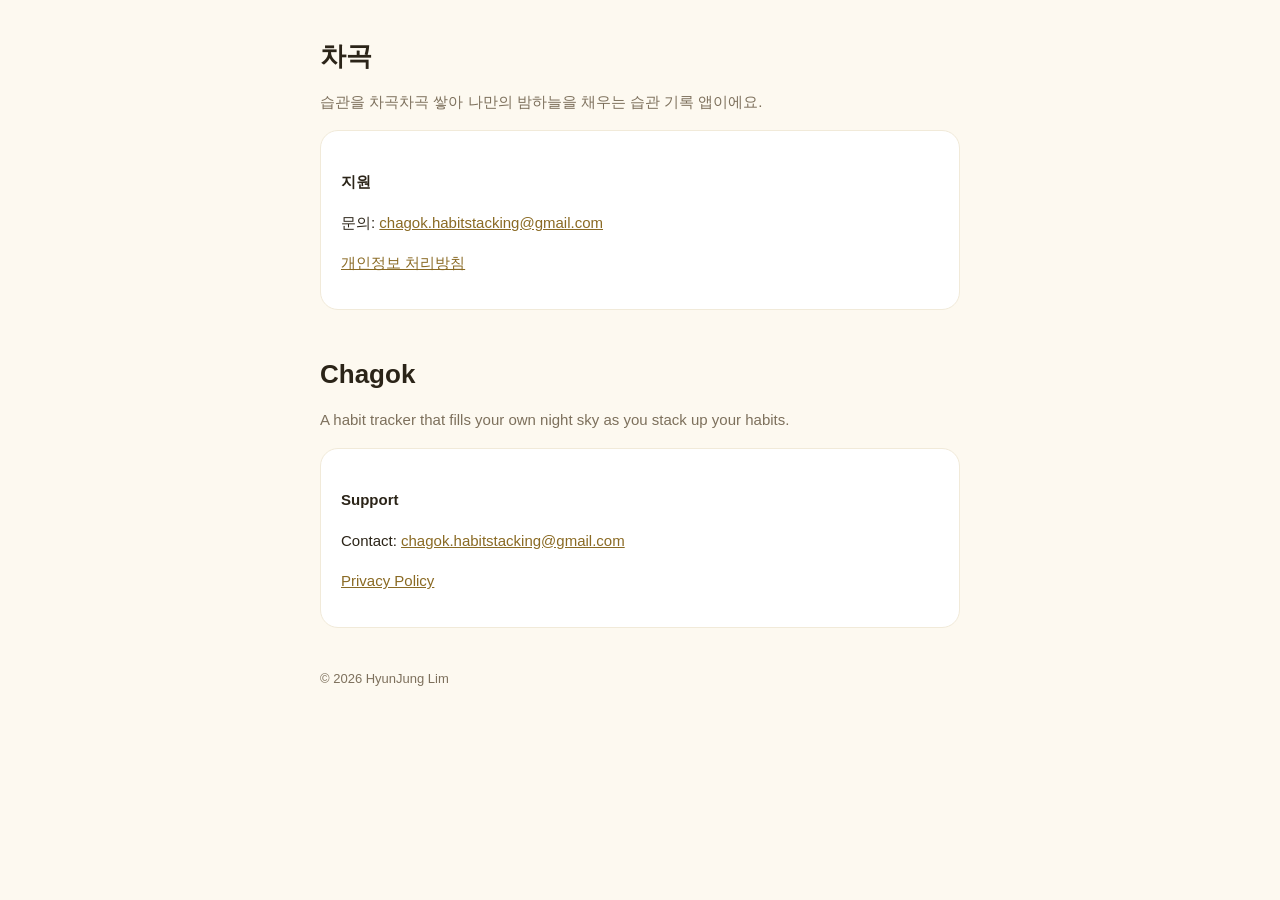
<file: index.html>
<!doctype html>
<html lang="ko">
<head>
<meta charset="utf-8">
<meta name="viewport" content="width=device-width, initial-scale=1">
<title>차곡 · Chagok</title>
<meta name="description" content="습관을 차곡차곡 쌓는 습관 기록 앱, 차곡">
<link rel="stylesheet" href="/style.css">
</head>
<body>
<main>
  <h1>차곡</h1>
  <p class="muted">습관을 차곡차곡 쌓아 나만의 밤하늘을 채우는 습관 기록 앱이에요.</p>

  <div class="card">
    <h3>지원</h3>
    <p>문의: <a href="mailto:chagok.habitstacking@gmail.com">chagok.habitstacking@gmail.com</a></p>
    <p><a href="/privacy/">개인정보 처리방침</a></p>
  </div>

  <h1 style="margin-top:48px">Chagok</h1>
  <p class="muted">A habit tracker that fills your own night sky as you stack up your habits.</p>

  <div class="card">
    <h3>Support</h3>
    <p>Contact: <a href="mailto:chagok.habitstacking@gmail.com">chagok.habitstacking@gmail.com</a></p>
    <p><a href="/en/privacy/">Privacy Policy</a></p>
  </div>

  <footer>© 2026 HyunJung Lim</footer>
</main>
</body>
</html>
</file>
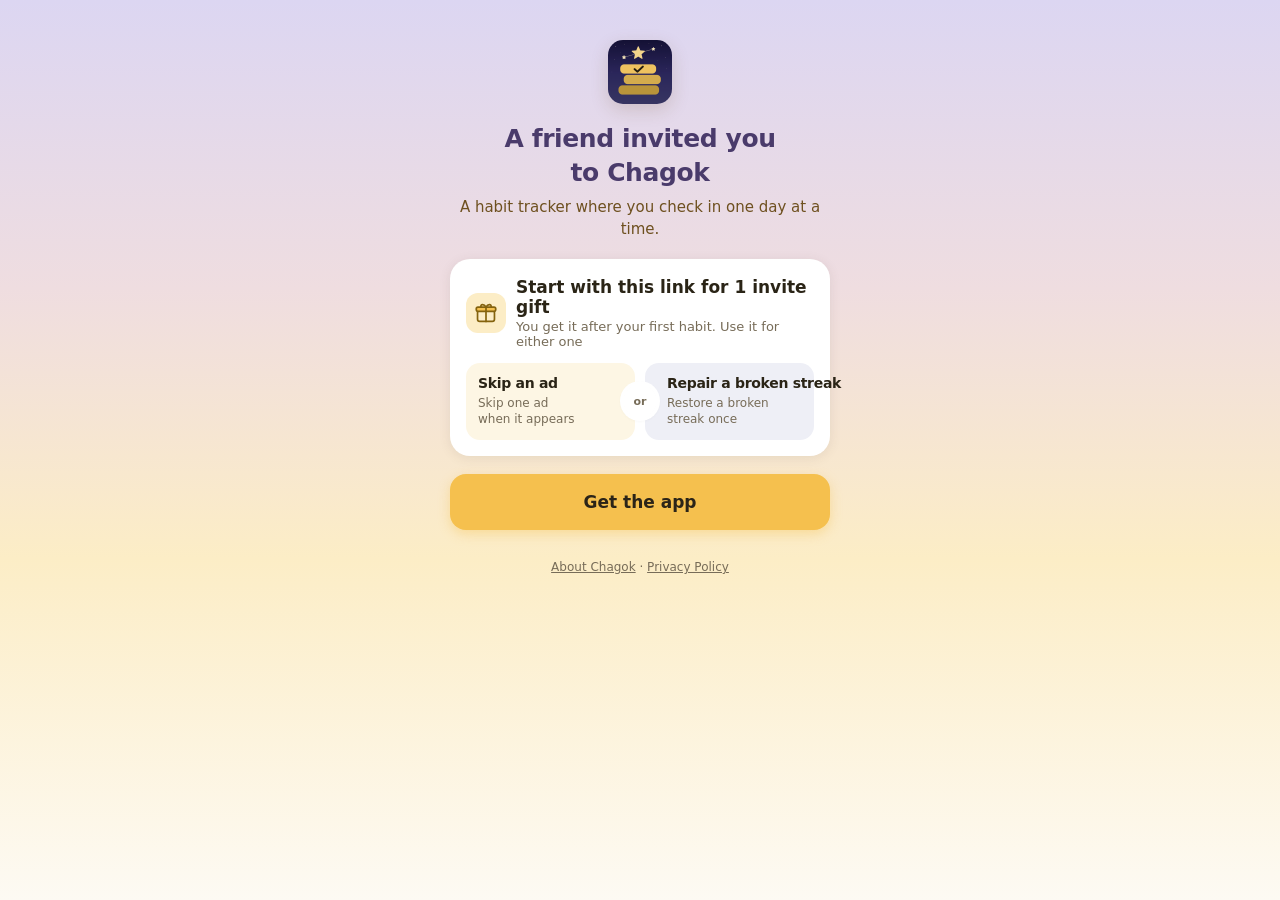
<file: invite/index.html>
<!doctype html>
<html lang="ko">
<head>
<meta charset="utf-8">
<meta name="viewport" content="width=device-width, initial-scale=1, viewport-fit=cover">
<title>친구가 차곡차곡에 초대했어요</title>
<meta name="description" content="함께 시작하면 둘 다 선물을 받아요">
<meta property="og:site_name" content="차곡차곡">
<meta property="og:title" content="친구가 차곡차곡에 초대했어요">
<meta property="og:description" content="함께 시작하면 둘 다 선물을 받아요">
<meta property="og:type" content="website">
<meta property="og:url" content="https://hjlim2019.github.io/invite/">
<meta property="og:image" content="https://hjlim2019.github.io/invite/og.png">
<meta property="og:image:width" content="1200">
<meta property="og:image:height" content="630">
<meta property="og:image:alt" content="노을 진 언덕에 두 친구와 강아지가 앉아 별을 바라보는 그림">
<meta name="twitter:card" content="summary_large_image">
<meta name="robots" content="noindex">
<style>
  :root {
    --text: #2A2416;
    --muted: #776C58;
    --brown: #6E501F;
    --gold: #F5C04E;
    --gold-deep: #84630E;
    --ink: #2B2418;
    --dusk-text: #4A3B6B;
    --card: #FFFFFF;
    --hairline: #F2EBDA;
    --ad-tile: #FDF6E4;
    --rest-tile: #EEEFF6;
    --bg: linear-gradient(180deg, #DCD6F2 0%, #EFDDE0 32%, #FCEDC6 62%, #FDFAF3 100%);
  }
  @media (prefers-color-scheme: dark) {
    :root {
      --text: #F3ECDF;
      --muted: #A89C86;
      --brown: #F0D9A6;
      --gold-deep: #F4C862;
      --dusk-text: #F0D9A6;
      --card: #221E17;
      --hairline: #2E2920;
      --ad-tile: #2D2617;
      --rest-tile: #262A42;
      --bg: linear-gradient(180deg, #2A2542 0%, #2E2530 32%, #2D2617 62%, #17140F 100%);
    }
  }
  * { box-sizing: border-box; }
  html, body { margin: 0; min-height: 100%; }
  body {
    background: var(--bg);
    background-attachment: fixed;
    color: var(--text);
    font-family: -apple-system, BlinkMacSystemFont, "Apple SD Gothic Neo", "Hiragino Sans", system-ui, sans-serif;
    -webkit-font-smoothing: antialiased;
  }
  main {
    max-width: 420px;
    margin: 0 auto;
    padding: calc(40px + env(safe-area-inset-top)) 20px calc(40px + env(safe-area-inset-bottom));
    display: flex;
    flex-direction: column;
    align-items: center;
    gap: 18px;
    text-align: center;
  }
  .mark {
    width: 64px; height: 64px; border-radius: 15px;
    display: block;
    box-shadow: 0 6px 18px rgba(110, 80, 31, 0.18);
  }
  h1 { margin: 0; font-size: 25px; line-height: 1.35; letter-spacing: -0.4px; color: var(--dusk-text); }
  .lead { margin: 6px 0 0; font-size: 15px; line-height: 1.5; color: var(--brown); }
  .card {
    width: 100%;
    background: var(--card);
    border-radius: 20px;
    padding: 18px 16px 16px;
    box-shadow: 0 2px 12px rgba(75, 70, 54, 0.1);
    display: flex; flex-direction: column; gap: 14px;
    text-align: left;
  }
  .gift-head { display: flex; align-items: center; gap: 10px; }
  .gift-icon {
    width: 40px; height: 40px; flex-shrink: 0; border-radius: 12px;
    background: #FCEDC6; display: flex; align-items: center; justify-content: center;
  }
  .gift-title { font-size: 17px; font-weight: 700; }
  .gift-sub { font-size: 13px; color: var(--muted); margin-top: 2px; }
  .tiles { position: relative; display: grid; grid-template-columns: repeat(2, minmax(0, 1fr)); gap: 10px; }
  .tile { border-radius: 14px; padding: 12px 10px 12px 12px; word-break: keep-all; }
  .tile.ad { background: var(--ad-tile); }
  .tile.rest { background: var(--rest-tile); padding-left: 22px; }
  .tile b { display: block; font-size: 14px; white-space: nowrap; letter-spacing: -0.3px; }
  .tile span { display: block; margin-top: 4px; font-size: 12px; line-height: 1.4; color: var(--muted); }
  .or {
    position: absolute; left: 50%; top: 50%; transform: translate(-50%, -50%);
    width: 34px; height: 34px; border-radius: 17px; background: var(--card);
    box-shadow: 0 0 0 3px var(--card), 0 1px 4px rgba(75, 70, 54, 0.18);
    display: flex; align-items: center; justify-content: center;
    font-size: 11px; font-weight: 700; color: var(--muted);
  }
  .code-row { display: flex; align-items: center; justify-content: space-between; border-top: 1px solid var(--hairline); padding-top: 12px; }
  .code-row small { font-size: 13px; color: var(--muted); }
  .code { font-size: 20px; font-weight: 700; letter-spacing: 4px; font-family: ui-rounded, -apple-system, system-ui, sans-serif; }
  .button {
    width: 100%; height: 56px; border: 0; border-radius: 16px;
    background: var(--gold); color: var(--ink);
    font: inherit; font-size: 17px; font-weight: 700;
    display: flex; align-items: center; justify-content: center;
    text-decoration: none; cursor: pointer;
    box-shadow: 0 4px 12px rgba(245, 192, 78, 0.4);
  }
  ol { margin: 2px 0 0; padding: 0 4px; width: 100%; list-style: none; text-align: left; display: flex; flex-direction: column; gap: 9px; counter-reset: step; }
  li { display: flex; gap: 10px; font-size: 14px; line-height: 1.45; color: var(--brown); counter-increment: step; }
  li::before { content: counter(step); font-weight: 700; color: var(--gold-deep); }
  .hidden { display: none; }
  footer { margin-top: 12px; font-size: 12px; color: var(--muted); }
  footer a { color: var(--muted); }
</style>
</head>
<body>
<main>
  <img class="mark" src="/invite/icon.png" width="64" height="64" alt="차곡차곡 앱 아이콘">
  <div>
    <h1 data-t="title">친구가 차곡차곡에<br>초대했어요</h1>
    <p class="lead" data-t="lead">하루에 하나씩 체크하며 습관을 쌓는 앱이에요.</p>
  </div>

  <section class="card" id="gift">
    <div class="gift-head">
      <div class="gift-icon" aria-hidden="true">
        <svg width="22" height="22" viewBox="0 0 26 26"><rect x="3" y="10" width="20" height="13" rx="2.5" fill="none" stroke="#84630E" stroke-width="2"/><rect x="1.5" y="6" width="23" height="5" rx="2" fill="#F5C04E" stroke="#84630E" stroke-width="2"/><path d="M13 6v17M13 6c-2-4-7-4-6 0M13 6c2-4 7-4 6 0" fill="none" stroke="#84630E" stroke-width="2" stroke-linecap="round"/></svg>
      </div>
      <div>
        <div class="gift-title" data-t="giftTitle">이 링크로 시작하면 초대 선물 1개</div>
        <div class="gift-sub" data-t="giftSub">첫 습관을 만들면 받고, 둘 중 하나로 써요</div>
      </div>
    </div>
    <div class="tiles">
      <div class="tile ad"><b data-t="adTitle">광고 건너뛰기</b><span data-t="adSub">광고가 나올 때<br>한 번 건너뛰기</span></div>
      <div class="tile rest"><b data-t="restTitle">끊긴 연속 이어가기</b><span data-t="restSub">끊긴 연속을<br>한 번 되살리기</span></div>
      <div class="or" data-t="or">또는</div>
    </div>
    <div class="code-row" id="code-row">
      <small data-t="codeLabel">초대 코드</small>
      <span class="code" id="code"></span>
    </div>
  </section>

  <a class="button" id="get" href="https://apps.apple.com/app/id6822179228" data-t="button">코드 복사하고 앱 받기</a>

  <ol id="steps">
    <li data-t="step1">버튼을 누르면 코드가 복사되고 App Store가 열려요</li>
    <li data-t="step2">앱을 처음 열면 뜨는 창에서 [붙여넣기]를 눌러 코드를 등록해요. 처음 연 날부터 7일 안에는 설정 › 친구 초대에서도 등록할 수 있어요</li>
    <li data-t="step3">첫 습관을 만들면 나도, 초대한 친구도 선물을 받아요</li>
  </ol>

  <footer><a href="/" data-t="about">차곡 소개</a> · <a href="/privacy/" id="privacy" data-t="privacy">개인정보 처리방침</a></footer>
</main>
<script>
  (function () {
    var appStore = "https://apps.apple.com/app/id6822179228";
    var texts = {
      en: {
        doc: "A friend invited you to Chagok",
        title: "A friend invited you<br>to Chagok",
        lead: "A habit tracker where you check in one day at a time.",
        giftTitle: "Start with this link for 1 invite gift",
        giftSub: "You get it after your first habit. Use it for either one",
        adTitle: "Skip an ad", adSub: "Skip one ad<br>when it appears",
        restTitle: "Repair a broken streak", restSub: "Restore a broken<br>streak once",
        or: "or", codeLabel: "Invite code",
        button: "Copy code and get the app", buttonNoCode: "Get the app",
        step1: "Tap the button to copy the code and open the App Store",
        step2: "Open the app and tap [Paste] in the window that appears to register the code. Within 7 days of first opening the app, you can also enter it in Settings › Invite Friends",
        step3: "Create your first habit and you and your friend both get a gift",
        about: "About Chagok", privacy: "Privacy Policy", privacyHref: "/en/privacy/"
      },
      ja: {
        doc: "友だちがChagokに招待しました",
        title: "友だちがChagokに<br>招待しました",
        lead: "1日ずつチェックして習慣を積み重ねるアプリです。",
        giftTitle: "このリンクから始めると招待ギフト1個",
        giftSub: "最初の習慣を作るともらえて、どちらか1つに使えます",
        adTitle: "広告スキップ", adSub: "広告が出たとき<br>1回スキップ",
        restTitle: "途切れた連続をつなげる", restSub: "途切れた連続を<br>1回つなげる",
        or: "または", codeLabel: "招待コード",
        button: "コードをコピーしてアプリを入手", buttonNoCode: "アプリを入手",
        step1: "ボタンを押すとコードがコピーされ、App Storeが開きます",
        step2: "アプリを初めて開くと表示される画面の[ペースト]でコードを登録します。初めて開いた日から7日以内なら、設定 › 友だち招待でも登録できます",
        step3: "最初の習慣を作ると、あなたと友だちの両方にギフトが届きます",
        about: "Chagokについて", privacy: "プライバシーポリシー", privacyHref: "/en/privacy/"
      }
    };

    var lang = (navigator.language || "ko").slice(0, 2);
    var t = texts[lang];
    if (t) {
      document.documentElement.lang = lang;
      document.title = t.doc;
      document.querySelectorAll("[data-t]").forEach(function (el) {
        var value = t[el.getAttribute("data-t")];
        if (value) el.innerHTML = value;
      });
      document.getElementById("privacy").href = t.privacyHref;
    }

    var raw = new URLSearchParams(location.search).get("c") || "";
    var code = raw.toUpperCase();
    var isValid = /^[ABCDEFGHJKLMNPQRSTUVWXYZ23456789]{6}$/.test(code);
    var button = document.getElementById("get");

    if (!isValid) {
      document.getElementById("code-row").classList.add("hidden");
      document.getElementById("steps").classList.add("hidden");
      button.textContent = t ? t.buttonNoCode : "앱 받기";
      return;
    }
    document.getElementById("code").textContent = code;
    // 앱이 클립보드에서 링크를 알아보도록 초대 링크 전체를 복사한다.
    var link = location.origin + "/invite/?c=" + code;

    function copyFallback(text) {
      var area = document.createElement("textarea");
      area.value = text;
      area.setAttribute("readonly", "");
      area.style.position = "fixed";
      area.style.opacity = "0";
      document.body.appendChild(area);
      area.select();
      try { document.execCommand("copy"); } catch (e) {}
      document.body.removeChild(area);
    }

    button.addEventListener("click", function (event) {
      event.preventDefault();
      var open = function () { location.href = appStore; };
      if (navigator.clipboard && navigator.clipboard.writeText) {
        navigator.clipboard.writeText(link).then(open, function () { copyFallback(link); open(); });
      } else {
        copyFallback(link);
        open();
      }
    });
  })();
</script>
</body>
</html>
</file>
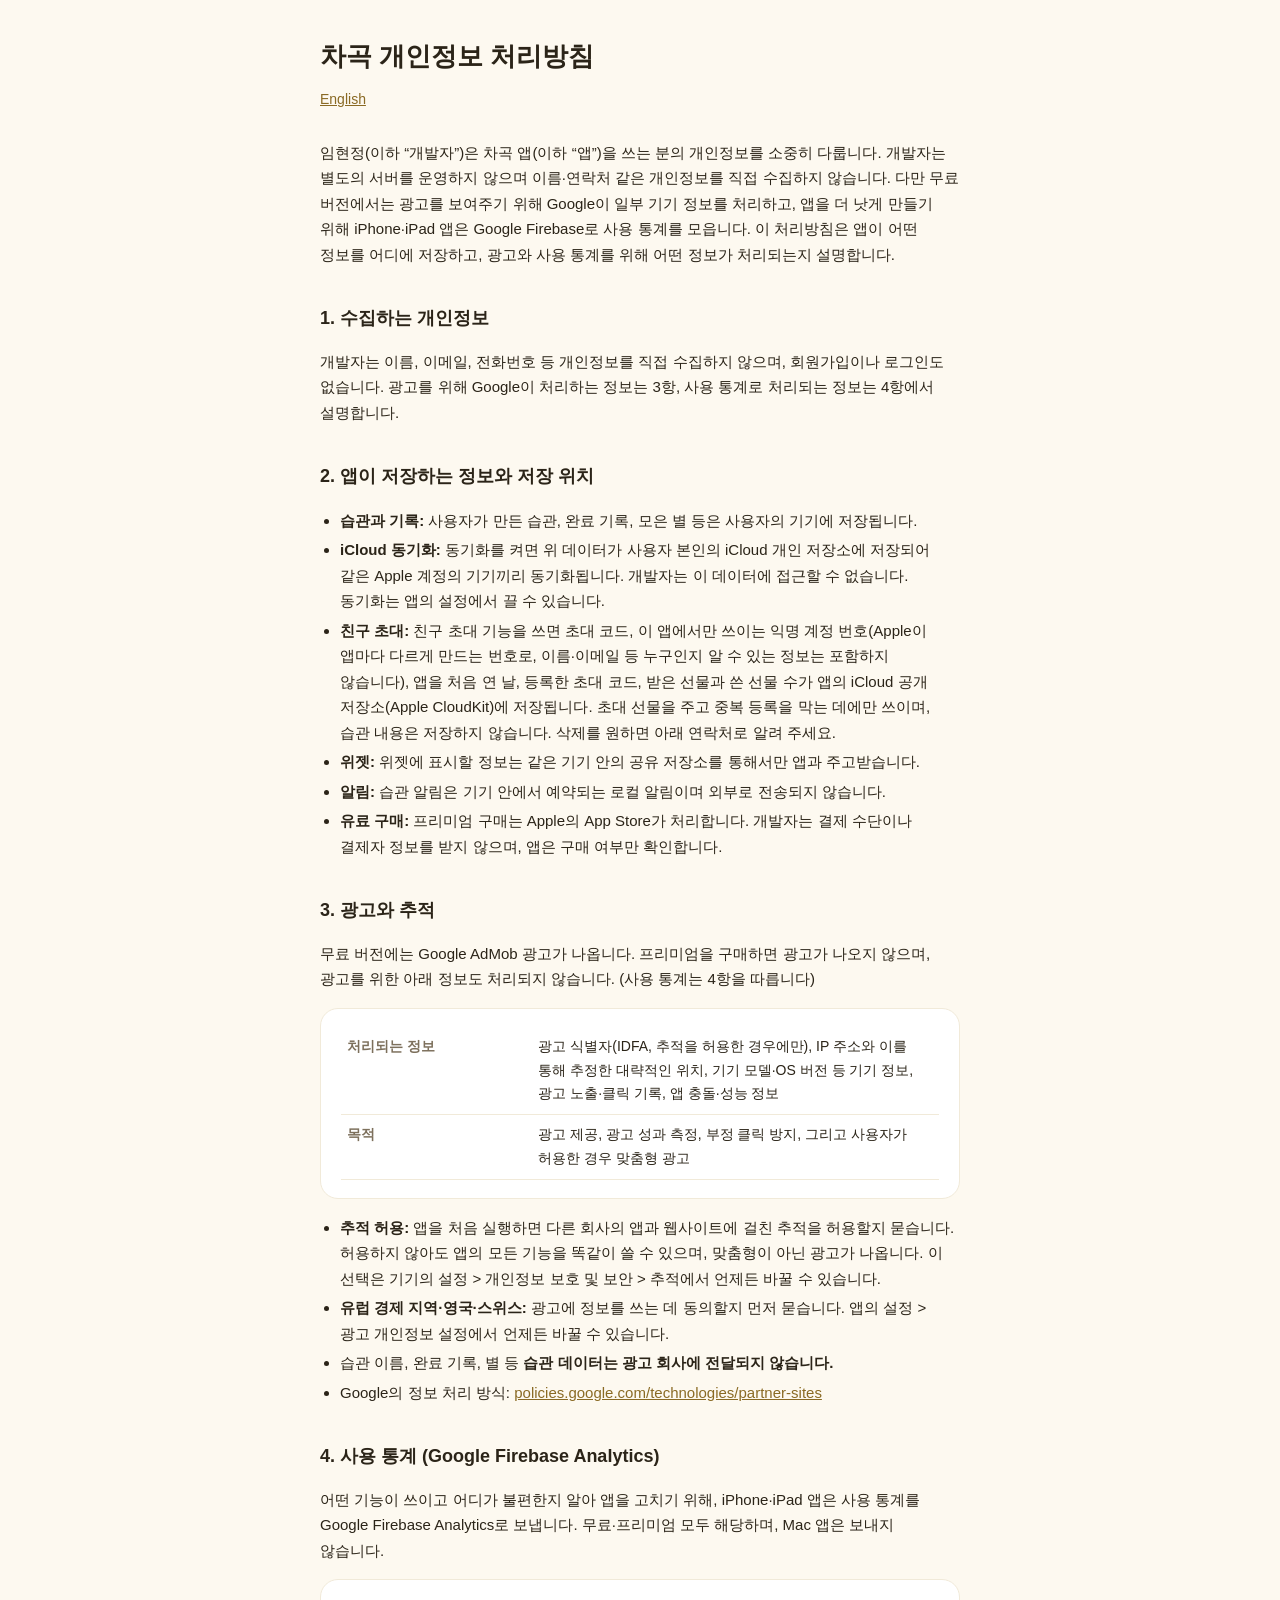
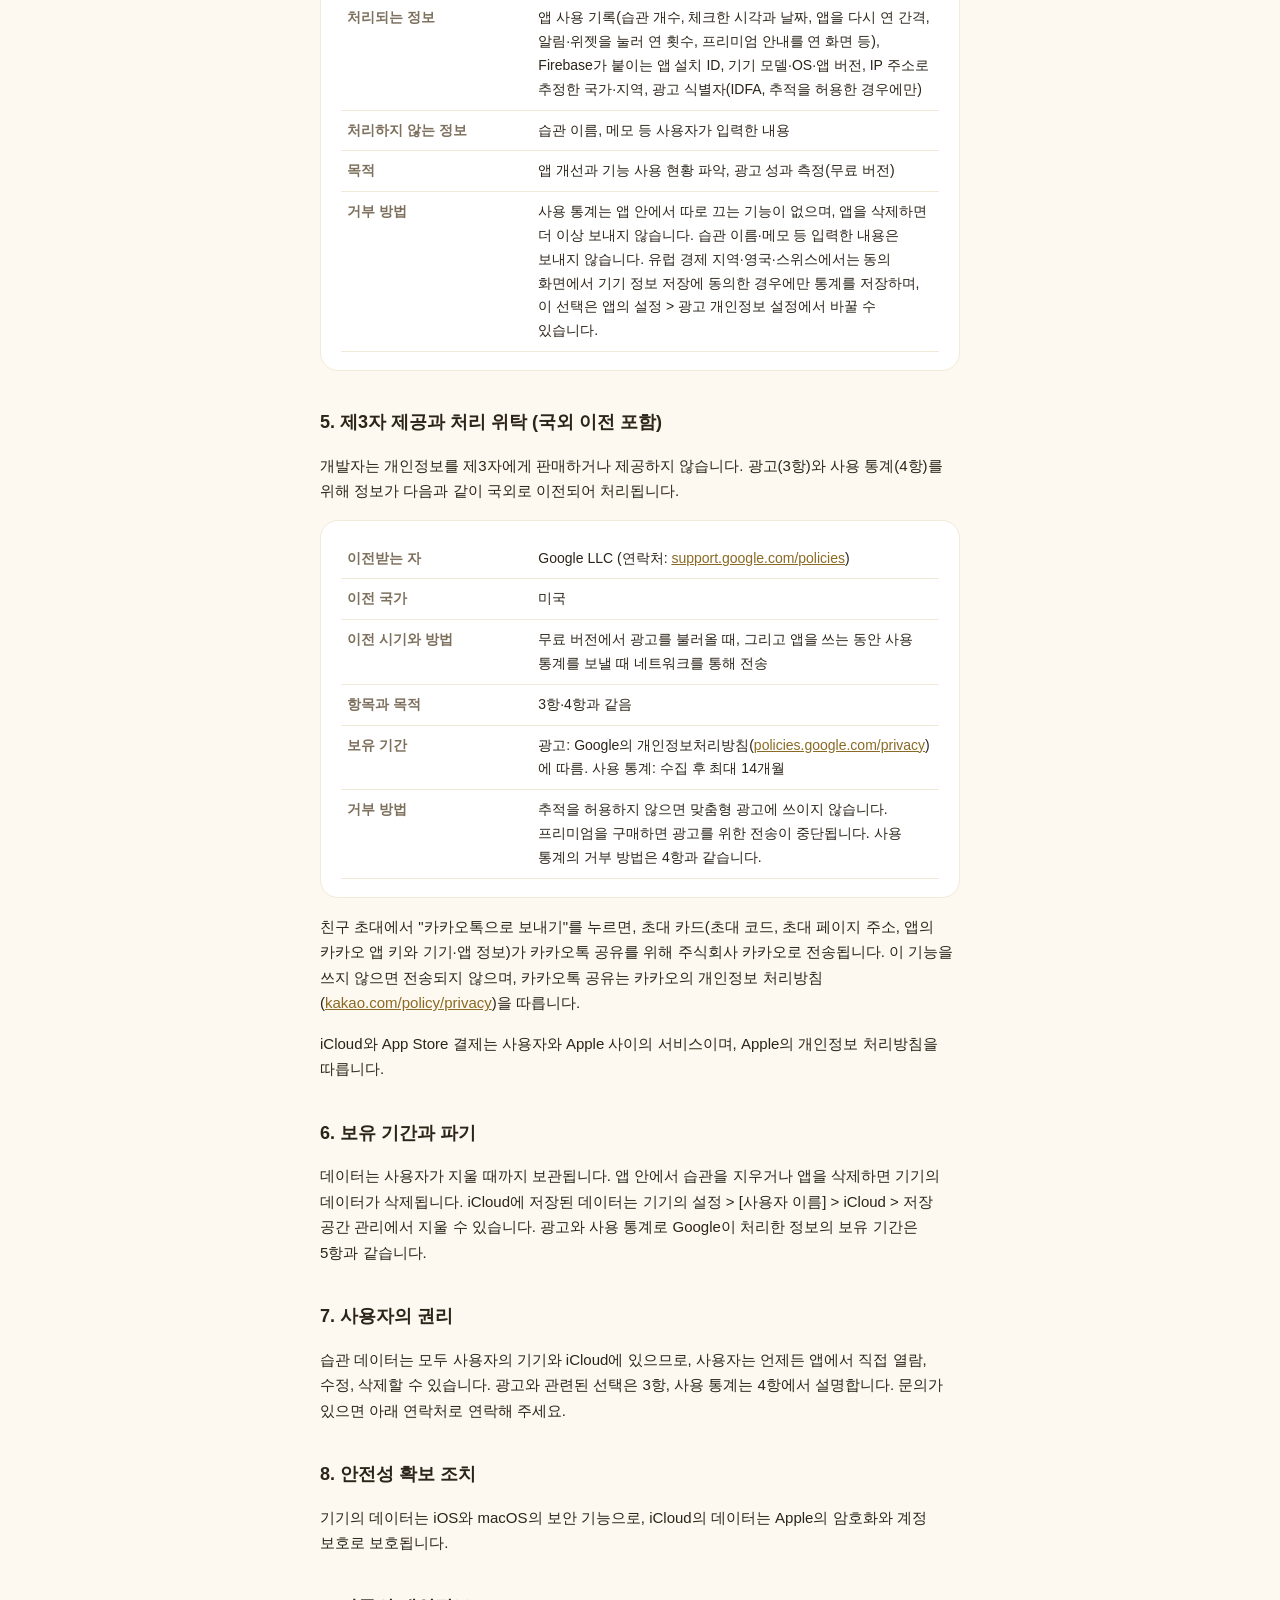
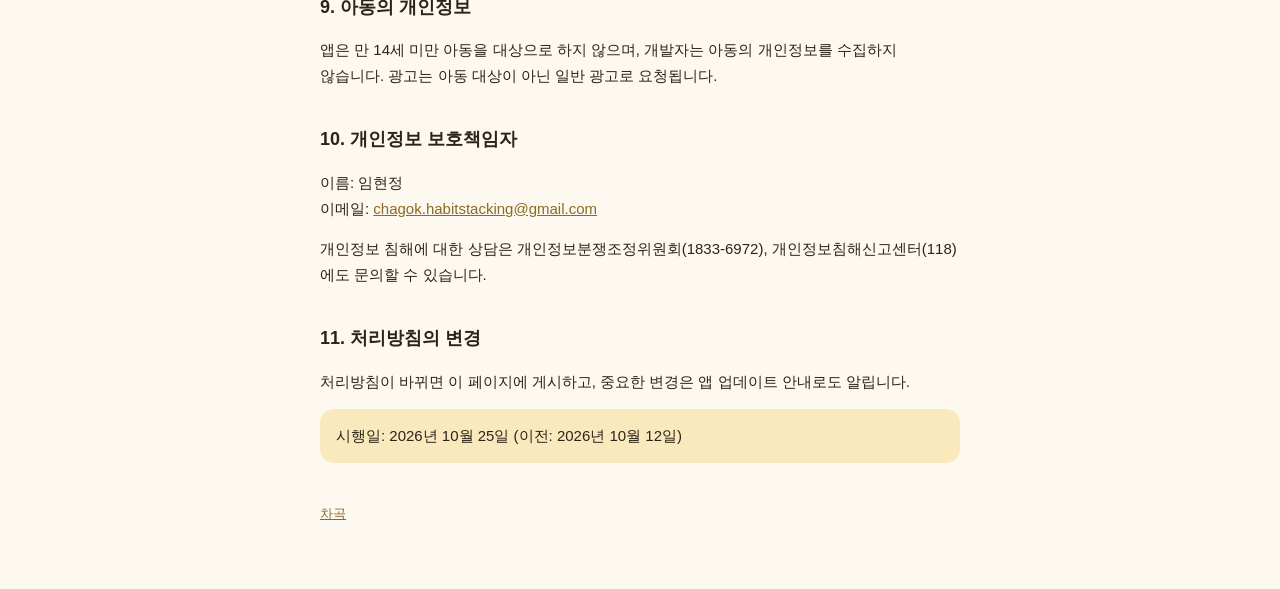
<file: privacy/index.html>
<!doctype html>
<html lang="ko">
<head>
<meta charset="utf-8">
<meta name="viewport" content="width=device-width, initial-scale=1">
<title>차곡 개인정보 처리방침</title>
<link rel="stylesheet" href="/style.css">
</head>
<body>
<main>
  <h1>차곡 개인정보 처리방침</h1>
  <p class="lang"><a href="/en/privacy/">English</a></p>

  <p>임현정(이하 “개발자”)은 차곡 앱(이하 “앱”)을 쓰는 분의 개인정보를 소중히 다룹니다. 개발자는 별도의 서버를 운영하지 않으며 이름·연락처 같은 개인정보를 직접 수집하지 않습니다. 다만 무료 버전에서는 광고를 보여주기 위해 Google이 일부 기기 정보를 처리하고, 앱을 더 낫게 만들기 위해 iPhone·iPad 앱은 Google Firebase로 사용 통계를 모읍니다. 이 처리방침은 앱이 어떤 정보를 어디에 저장하고, 광고와 사용 통계를 위해 어떤 정보가 처리되는지 설명합니다.</p>

  <h2>1. 수집하는 개인정보</h2>
  <p>개발자는 이름, 이메일, 전화번호 등 개인정보를 직접 수집하지 않으며, 회원가입이나 로그인도 없습니다. 광고를 위해 Google이 처리하는 정보는 3항, 사용 통계로 처리되는 정보는 4항에서 설명합니다.</p>

  <h2>2. 앱이 저장하는 정보와 저장 위치</h2>
  <ul>
    <li><strong>습관과 기록:</strong> 사용자가 만든 습관, 완료 기록, 모은 별 등은 사용자의 기기에 저장됩니다.</li>
    <li><strong>iCloud 동기화:</strong> 동기화를 켜면 위 데이터가 사용자 본인의 iCloud 개인 저장소에 저장되어 같은 Apple 계정의 기기끼리 동기화됩니다. 개발자는 이 데이터에 접근할 수 없습니다. 동기화는 앱의 설정에서 끌 수 있습니다.</li>
    <li><strong>친구 초대:</strong> 친구 초대 기능을 쓰면 초대 코드, 이 앱에서만 쓰이는 익명 계정 번호(Apple이 앱마다 다르게 만드는 번호로, 이름·이메일 등 누구인지 알 수 있는 정보는 포함하지 않습니다), 앱을 처음 연 날, 등록한 초대 코드, 받은 선물과 쓴 선물 수가 앱의 iCloud 공개 저장소(Apple CloudKit)에 저장됩니다. 초대 선물을 주고 중복 등록을 막는 데에만 쓰이며, 습관 내용은 저장하지 않습니다. 삭제를 원하면 아래 연락처로 알려 주세요.</li>
    <li><strong>위젯:</strong> 위젯에 표시할 정보는 같은 기기 안의 공유 저장소를 통해서만 앱과 주고받습니다.</li>
    <li><strong>알림:</strong> 습관 알림은 기기 안에서 예약되는 로컬 알림이며 외부로 전송되지 않습니다.</li>
    <li><strong>유료 구매:</strong> 프리미엄 구매는 Apple의 App Store가 처리합니다. 개발자는 결제 수단이나 결제자 정보를 받지 않으며, 앱은 구매 여부만 확인합니다.</li>
  </ul>

  <h2>3. 광고와 추적</h2>
  <p>무료 버전에는 Google AdMob 광고가 나옵니다. 프리미엄을 구매하면 광고가 나오지 않으며, 광고를 위한 아래 정보도 처리되지 않습니다. (사용 통계는 4항을 따릅니다)</p>
  <div class="card">
    <table>
      <tr><th>처리되는 정보</th><td>광고 식별자(IDFA, 추적을 허용한 경우에만), IP 주소와 이를 통해 추정한 대략적인 위치, 기기 모델·OS 버전 등 기기 정보, 광고 노출·클릭 기록, 앱 충돌·성능 정보</td></tr>
      <tr><th>목적</th><td>광고 제공, 광고 성과 측정, 부정 클릭 방지, 그리고 사용자가 허용한 경우 맞춤형 광고</td></tr>
    </table>
  </div>
  <ul>
    <li><strong>추적 허용:</strong> 앱을 처음 실행하면 다른 회사의 앱과 웹사이트에 걸친 추적을 허용할지 묻습니다. 허용하지 않아도 앱의 모든 기능을 똑같이 쓸 수 있으며, 맞춤형이 아닌 광고가 나옵니다. 이 선택은 기기의 설정 &gt; 개인정보 보호 및 보안 &gt; 추적에서 언제든 바꿀 수 있습니다.</li>
    <li><strong>유럽 경제 지역·영국·스위스:</strong> 광고에 정보를 쓰는 데 동의할지 먼저 묻습니다. 앱의 설정 &gt; 광고 개인정보 설정에서 언제든 바꿀 수 있습니다.</li>
    <li>습관 이름, 완료 기록, 별 등 <strong>습관 데이터는 광고 회사에 전달되지 않습니다.</strong></li>
    <li>Google의 정보 처리 방식: <a href="https://policies.google.com/technologies/partner-sites">policies.google.com/technologies/partner-sites</a></li>
  </ul>

  <h2>4. 사용 통계 (Google Firebase Analytics)</h2>
  <p>어떤 기능이 쓰이고 어디가 불편한지 알아 앱을 고치기 위해, iPhone·iPad 앱은 사용 통계를 Google Firebase Analytics로 보냅니다. 무료·프리미엄 모두 해당하며, Mac 앱은 보내지 않습니다.</p>
  <div class="card">
    <table>
      <tr><th>처리되는 정보</th><td>앱 사용 기록(습관 개수, 체크한 시각과 날짜, 앱을 다시 연 간격, 알림·위젯을 눌러 연 횟수, 프리미엄 안내를 연 화면 등), Firebase가 붙이는 앱 설치 ID, 기기 모델·OS·앱 버전, IP 주소로 추정한 국가·지역, 광고 식별자(IDFA, 추적을 허용한 경우에만)</td></tr>
      <tr><th>처리하지 않는 정보</th><td>습관 이름, 메모 등 사용자가 입력한 내용</td></tr>
      <tr><th>목적</th><td>앱 개선과 기능 사용 현황 파악, 광고 성과 측정(무료 버전)</td></tr>
      <tr><th>거부 방법</th><td>사용 통계는 앱 안에서 따로 끄는 기능이 없으며, 앱을 삭제하면 더 이상 보내지 않습니다. 습관 이름·메모 등 입력한 내용은 보내지 않습니다. 유럽 경제 지역·영국·스위스에서는 동의 화면에서 기기 정보 저장에 동의한 경우에만 통계를 저장하며, 이 선택은 앱의 설정 &gt; 광고 개인정보 설정에서 바꿀 수 있습니다.</td></tr>
    </table>
  </div>

  <h2>5. 제3자 제공과 처리 위탁 (국외 이전 포함)</h2>
  <p>개발자는 개인정보를 제3자에게 판매하거나 제공하지 않습니다. 광고(3항)와 사용 통계(4항)를 위해 정보가 다음과 같이 국외로 이전되어 처리됩니다.</p>
  <div class="card">
    <table>
      <tr><th>이전받는 자</th><td>Google LLC (연락처: <a href="https://support.google.com/policies">support.google.com/policies</a>)</td></tr>
      <tr><th>이전 국가</th><td>미국</td></tr>
      <tr><th>이전 시기와 방법</th><td>무료 버전에서 광고를 불러올 때, 그리고 앱을 쓰는 동안 사용 통계를 보낼 때 네트워크를 통해 전송</td></tr>
      <tr><th>항목과 목적</th><td>3항·4항과 같음</td></tr>
      <tr><th>보유 기간</th><td>광고: Google의 개인정보처리방침(<a href="https://policies.google.com/privacy">policies.google.com/privacy</a>)에 따름. 사용 통계: 수집 후 최대 14개월</td></tr>
      <tr><th>거부 방법</th><td>추적을 허용하지 않으면 맞춤형 광고에 쓰이지 않습니다. 프리미엄을 구매하면 광고를 위한 전송이 중단됩니다. 사용 통계의 거부 방법은 4항과 같습니다.</td></tr>
    </table>
  </div>
  <p>친구 초대에서 "카카오톡으로 보내기"를 누르면, 초대 카드(초대 코드, 초대 페이지 주소, 앱의 카카오 앱 키와 기기·앱 정보)가 카카오톡 공유를 위해 주식회사 카카오로 전송됩니다. 이 기능을 쓰지 않으면 전송되지 않으며, 카카오톡 공유는 카카오의 개인정보 처리방침(<a href="https://www.kakao.com/policy/privacy">kakao.com/policy/privacy</a>)을 따릅니다.</p>
  <p>iCloud와 App Store 결제는 사용자와 Apple 사이의 서비스이며, Apple의 개인정보 처리방침을 따릅니다.</p>

  <h2>6. 보유 기간과 파기</h2>
  <p>데이터는 사용자가 지울 때까지 보관됩니다. 앱 안에서 습관을 지우거나 앱을 삭제하면 기기의 데이터가 삭제됩니다. iCloud에 저장된 데이터는 기기의 설정 &gt; [사용자 이름] &gt; iCloud &gt; 저장 공간 관리에서 지울 수 있습니다. 광고와 사용 통계로 Google이 처리한 정보의 보유 기간은 5항과 같습니다.</p>

  <h2>7. 사용자의 권리</h2>
  <p>습관 데이터는 모두 사용자의 기기와 iCloud에 있으므로, 사용자는 언제든 앱에서 직접 열람, 수정, 삭제할 수 있습니다. 광고와 관련된 선택은 3항, 사용 통계는 4항에서 설명합니다. 문의가 있으면 아래 연락처로 연락해 주세요.</p>

  <h2>8. 안전성 확보 조치</h2>
  <p>기기의 데이터는 iOS와 macOS의 보안 기능으로, iCloud의 데이터는 Apple의 암호화와 계정 보호로 보호됩니다.</p>

  <h2>9. 아동의 개인정보</h2>
  <p>앱은 만 14세 미만 아동을 대상으로 하지 않으며, 개발자는 아동의 개인정보를 수집하지 않습니다. 광고는 아동 대상이 아닌 일반 광고로 요청됩니다.</p>

  <h2>10. 개인정보 보호책임자</h2>
  <p>이름: 임현정<br>이메일: <a href="mailto:chagok.habitstacking@gmail.com">chagok.habitstacking@gmail.com</a></p>
  <p>개인정보 침해에 대한 상담은 개인정보분쟁조정위원회(1833-6972), 개인정보침해신고센터(118)에도 문의할 수 있습니다.</p>

  <h2>11. 처리방침의 변경</h2>
  <p>처리방침이 바뀌면 이 페이지에 게시하고, 중요한 변경은 앱 업데이트 안내로도 알립니다.</p>

  <p class="note">시행일: 2026년 10월 25일 (이전: 2026년 10월 12일)</p>

  <footer><a href="/">차곡</a></footer>
</main>
</body>
</html>
</file>
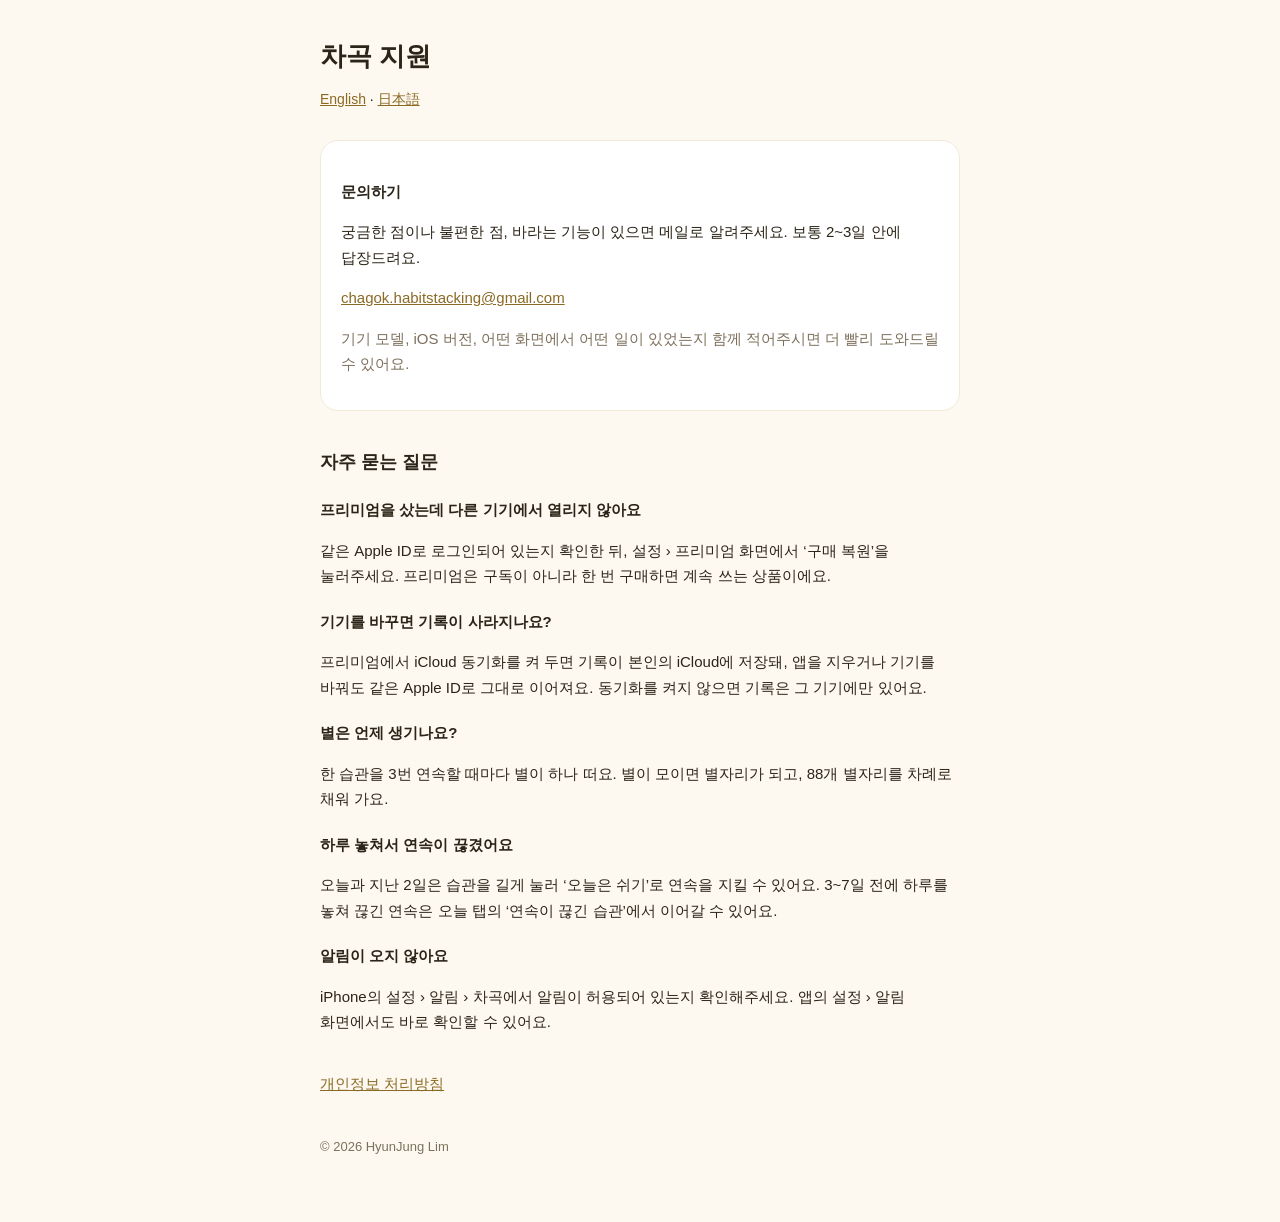
<file: support/index.html>
<!doctype html>
<html lang="ko">
<head>
<meta charset="utf-8">
<meta name="viewport" content="width=device-width, initial-scale=1">
<title>차곡 지원</title>
<link rel="stylesheet" href="/style.css">
</head>
<body>
<main>
  <h1>차곡 지원</h1>
  <p class="lang"><a href="/en/support/">English</a> · <a href="/ja/support/">日本語</a></p>

  <div class="card">
    <h3>문의하기</h3>
    <p>궁금한 점이나 불편한 점, 바라는 기능이 있으면 메일로 알려주세요. 보통 2~3일 안에 답장드려요.</p>
    <p><a href="mailto:chagok.habitstacking@gmail.com">chagok.habitstacking@gmail.com</a></p>
    <p class="muted">기기 모델, iOS 버전, 어떤 화면에서 어떤 일이 있었는지 함께 적어주시면 더 빨리 도와드릴 수 있어요.</p>
  </div>

  <h2>자주 묻는 질문</h2>

  <h3>프리미엄을 샀는데 다른 기기에서 열리지 않아요</h3>
  <p>같은 Apple ID로 로그인되어 있는지 확인한 뒤, 설정 › 프리미엄 화면에서 ‘구매 복원’을 눌러주세요. 프리미엄은 구독이 아니라 한 번 구매하면 계속 쓰는 상품이에요.</p>

  <h3>기기를 바꾸면 기록이 사라지나요?</h3>
  <p>프리미엄에서 iCloud 동기화를 켜 두면 기록이 본인의 iCloud에 저장돼, 앱을 지우거나 기기를 바꿔도 같은 Apple ID로 그대로 이어져요. 동기화를 켜지 않으면 기록은 그 기기에만 있어요.</p>

  <h3>별은 언제 생기나요?</h3>
  <p>한 습관을 3번 연속할 때마다 별이 하나 떠요. 별이 모이면 별자리가 되고, 88개 별자리를 차례로 채워 가요.</p>

  <h3>하루 놓쳐서 연속이 끊겼어요</h3>
  <p>오늘과 지난 2일은 습관을 길게 눌러 ‘오늘은 쉬기’로 연속을 지킬 수 있어요. 3~7일 전에 하루를 놓쳐 끊긴 연속은 오늘 탭의 ‘연속이 끊긴 습관’에서 이어갈 수 있어요.</p>

  <h3>알림이 오지 않아요</h3>
  <p>iPhone의 설정 › 알림 › 차곡에서 알림이 허용되어 있는지 확인해주세요. 앱의 설정 › 알림 화면에서도 바로 확인할 수 있어요.</p>

  <p style="margin-top:36px"><a href="/privacy/">개인정보 처리방침</a></p>
  <footer>© 2026 HyunJung Lim</footer>
</main>
</body>
</html>
</file>
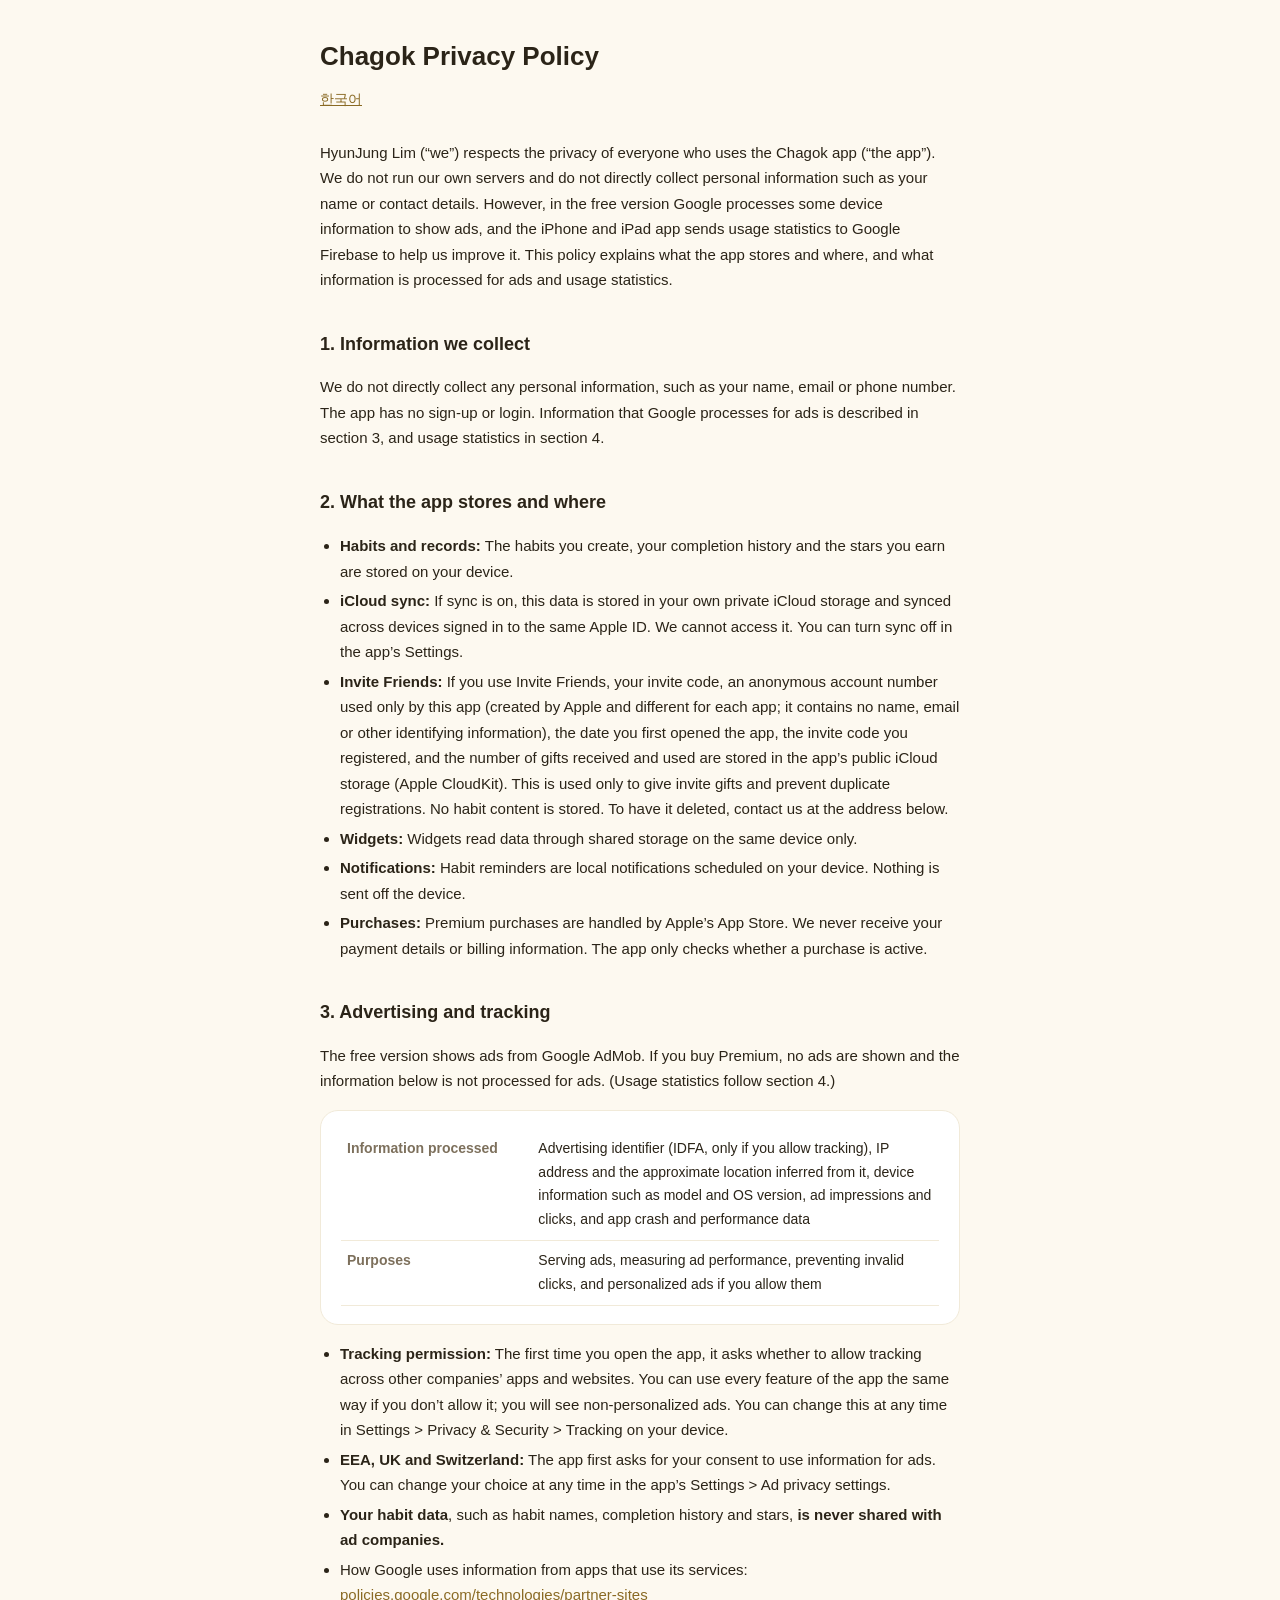
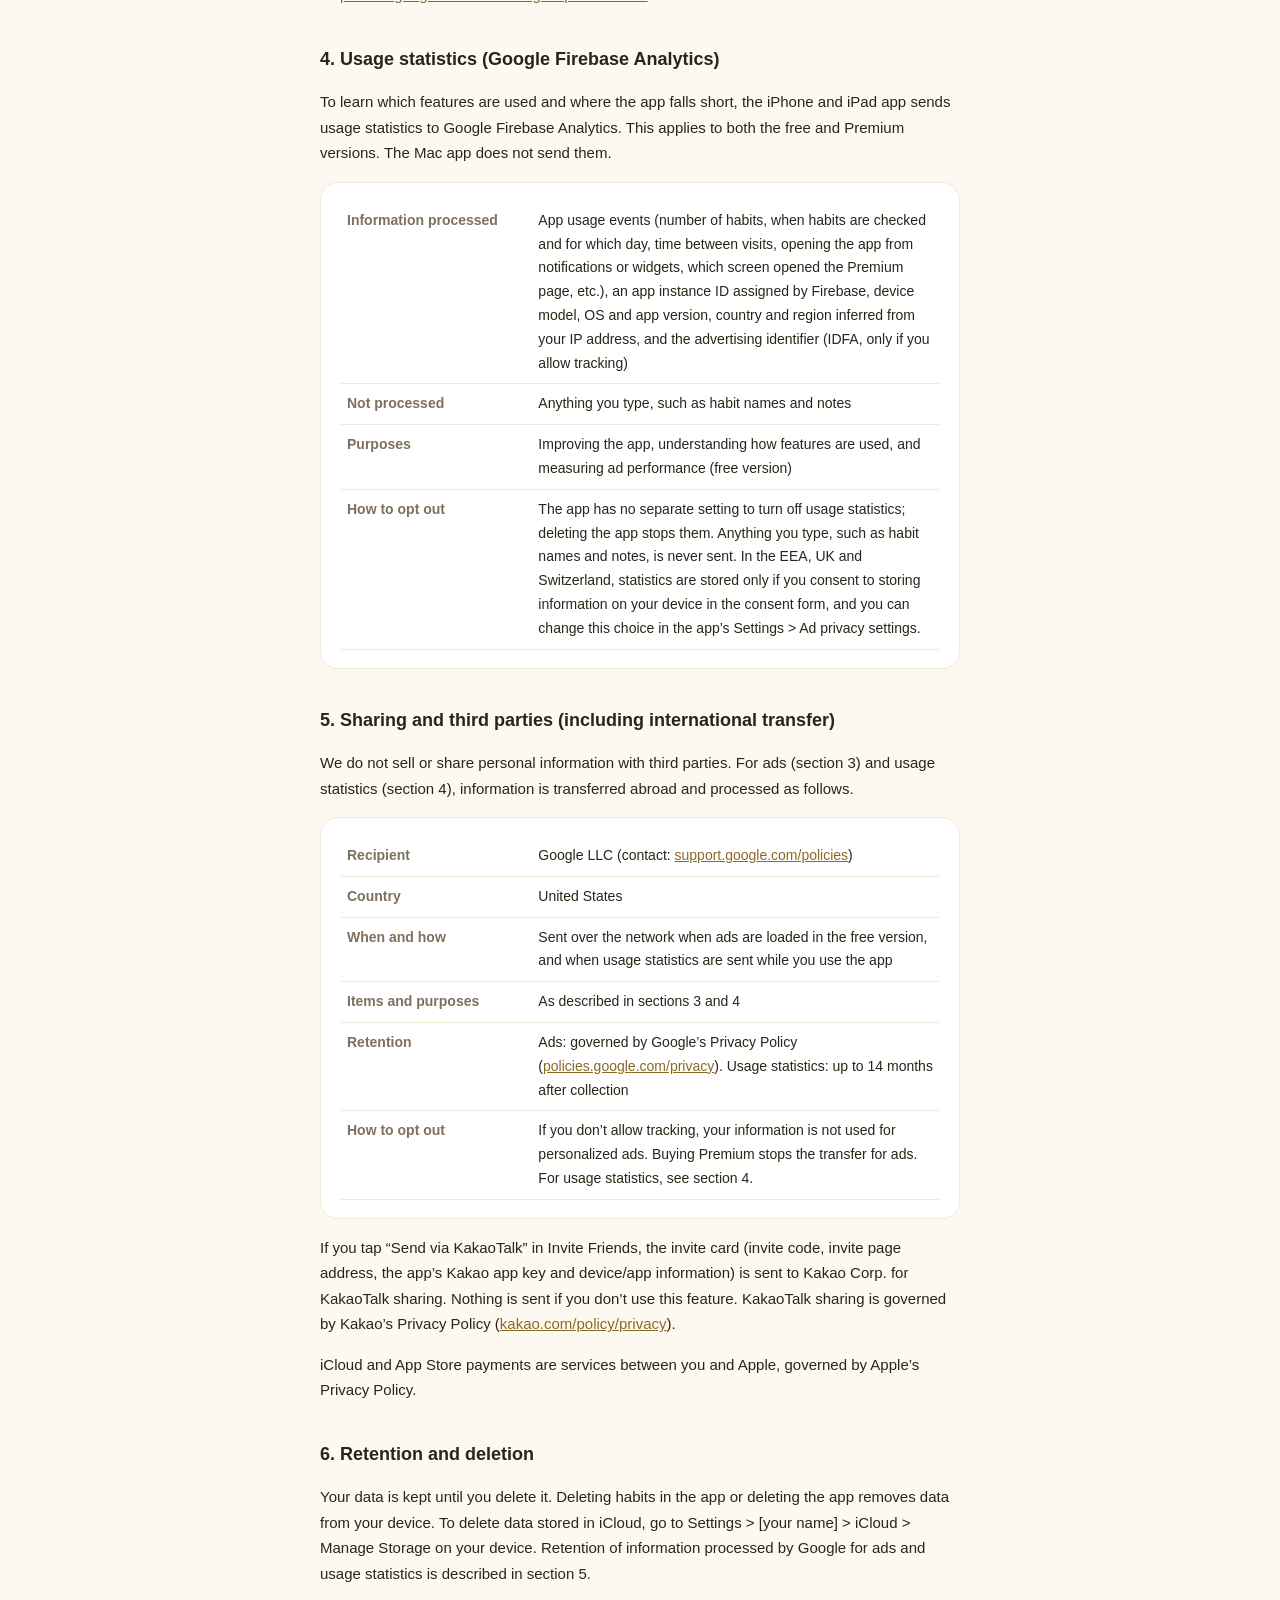
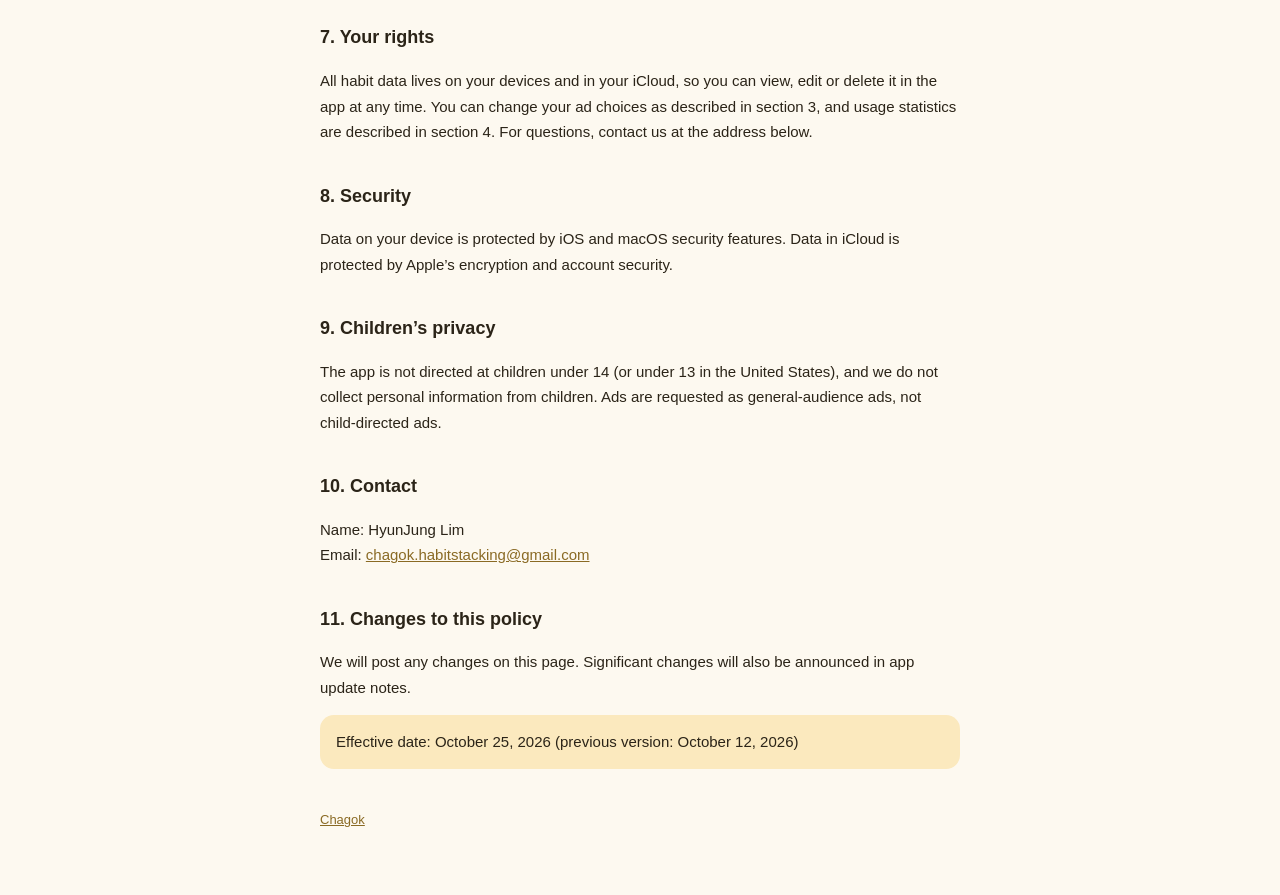
<file: en/privacy/index.html>
<!doctype html>
<html lang="en">
<head>
<meta charset="utf-8">
<meta name="viewport" content="width=device-width, initial-scale=1">
<title>Chagok Privacy Policy</title>
<link rel="stylesheet" href="/style.css">
</head>
<body>
<main>
  <h1>Chagok Privacy Policy</h1>
  <p class="lang"><a href="/privacy/">한국어</a></p>

  <p>HyunJung Lim (“we”) respects the privacy of everyone who uses the Chagok app (“the app”). We do not run our own servers and do not directly collect personal information such as your name or contact details. However, in the free version Google processes some device information to show ads, and the iPhone and iPad app sends usage statistics to Google Firebase to help us improve it. This policy explains what the app stores and where, and what information is processed for ads and usage statistics.</p>

  <h2>1. Information we collect</h2>
  <p>We do not directly collect any personal information, such as your name, email or phone number. The app has no sign-up or login. Information that Google processes for ads is described in section 3, and usage statistics in section 4.</p>

  <h2>2. What the app stores and where</h2>
  <ul>
    <li><strong>Habits and records:</strong> The habits you create, your completion history and the stars you earn are stored on your device.</li>
    <li><strong>iCloud sync:</strong> If sync is on, this data is stored in your own private iCloud storage and synced across devices signed in to the same Apple ID. We cannot access it. You can turn sync off in the app’s Settings.</li>
    <li><strong>Invite Friends:</strong> If you use Invite Friends, your invite code, an anonymous account number used only by this app (created by Apple and different for each app; it contains no name, email or other identifying information), the date you first opened the app, the invite code you registered, and the number of gifts received and used are stored in the app’s public iCloud storage (Apple CloudKit). This is used only to give invite gifts and prevent duplicate registrations. No habit content is stored. To have it deleted, contact us at the address below.</li>
    <li><strong>Widgets:</strong> Widgets read data through shared storage on the same device only.</li>
    <li><strong>Notifications:</strong> Habit reminders are local notifications scheduled on your device. Nothing is sent off the device.</li>
    <li><strong>Purchases:</strong> Premium purchases are handled by Apple’s App Store. We never receive your payment details or billing information. The app only checks whether a purchase is active.</li>
  </ul>

  <h2>3. Advertising and tracking</h2>
  <p>The free version shows ads from Google AdMob. If you buy Premium, no ads are shown and the information below is not processed for ads. (Usage statistics follow section 4.)</p>
  <div class="card">
    <table>
      <tr><th>Information processed</th><td>Advertising identifier (IDFA, only if you allow tracking), IP address and the approximate location inferred from it, device information such as model and OS version, ad impressions and clicks, and app crash and performance data</td></tr>
      <tr><th>Purposes</th><td>Serving ads, measuring ad performance, preventing invalid clicks, and personalized ads if you allow them</td></tr>
    </table>
  </div>
  <ul>
    <li><strong>Tracking permission:</strong> The first time you open the app, it asks whether to allow tracking across other companies’ apps and websites. You can use every feature of the app the same way if you don’t allow it; you will see non-personalized ads. You can change this at any time in Settings &gt; Privacy &amp; Security &gt; Tracking on your device.</li>
    <li><strong>EEA, UK and Switzerland:</strong> The app first asks for your consent to use information for ads. You can change your choice at any time in the app’s Settings &gt; Ad privacy settings.</li>
    <li><strong>Your habit data</strong>, such as habit names, completion history and stars, <strong>is never shared with ad companies.</strong></li>
    <li>How Google uses information from apps that use its services: <a href="https://policies.google.com/technologies/partner-sites">policies.google.com/technologies/partner-sites</a></li>
  </ul>

  <h2>4. Usage statistics (Google Firebase Analytics)</h2>
  <p>To learn which features are used and where the app falls short, the iPhone and iPad app sends usage statistics to Google Firebase Analytics. This applies to both the free and Premium versions. The Mac app does not send them.</p>
  <div class="card">
    <table>
      <tr><th>Information processed</th><td>App usage events (number of habits, when habits are checked and for which day, time between visits, opening the app from notifications or widgets, which screen opened the Premium page, etc.), an app instance ID assigned by Firebase, device model, OS and app version, country and region inferred from your IP address, and the advertising identifier (IDFA, only if you allow tracking)</td></tr>
      <tr><th>Not processed</th><td>Anything you type, such as habit names and notes</td></tr>
      <tr><th>Purposes</th><td>Improving the app, understanding how features are used, and measuring ad performance (free version)</td></tr>
      <tr><th>How to opt out</th><td>The app has no separate setting to turn off usage statistics; deleting the app stops them. Anything you type, such as habit names and notes, is never sent. In the EEA, UK and Switzerland, statistics are stored only if you consent to storing information on your device in the consent form, and you can change this choice in the app’s Settings &gt; Ad privacy settings.</td></tr>
    </table>
  </div>

  <h2>5. Sharing and third parties (including international transfer)</h2>
  <p>We do not sell or share personal information with third parties. For ads (section 3) and usage statistics (section 4), information is transferred abroad and processed as follows.</p>
  <div class="card">
    <table>
      <tr><th>Recipient</th><td>Google LLC (contact: <a href="https://support.google.com/policies">support.google.com/policies</a>)</td></tr>
      <tr><th>Country</th><td>United States</td></tr>
      <tr><th>When and how</th><td>Sent over the network when ads are loaded in the free version, and when usage statistics are sent while you use the app</td></tr>
      <tr><th>Items and purposes</th><td>As described in sections 3 and 4</td></tr>
      <tr><th>Retention</th><td>Ads: governed by Google’s Privacy Policy (<a href="https://policies.google.com/privacy">policies.google.com/privacy</a>). Usage statistics: up to 14 months after collection</td></tr>
      <tr><th>How to opt out</th><td>If you don’t allow tracking, your information is not used for personalized ads. Buying Premium stops the transfer for ads. For usage statistics, see section 4.</td></tr>
    </table>
  </div>
  <p>If you tap “Send via KakaoTalk” in Invite Friends, the invite card (invite code, invite page address, the app’s Kakao app key and device/app information) is sent to Kakao Corp. for KakaoTalk sharing. Nothing is sent if you don’t use this feature. KakaoTalk sharing is governed by Kakao’s Privacy Policy (<a href="https://www.kakao.com/policy/privacy">kakao.com/policy/privacy</a>).</p>
  <p>iCloud and App Store payments are services between you and Apple, governed by Apple’s Privacy Policy.</p>

  <h2>6. Retention and deletion</h2>
  <p>Your data is kept until you delete it. Deleting habits in the app or deleting the app removes data from your device. To delete data stored in iCloud, go to Settings &gt; [your name] &gt; iCloud &gt; Manage Storage on your device. Retention of information processed by Google for ads and usage statistics is described in section 5.</p>

  <h2>7. Your rights</h2>
  <p>All habit data lives on your devices and in your iCloud, so you can view, edit or delete it in the app at any time. You can change your ad choices as described in section 3, and usage statistics are described in section 4. For questions, contact us at the address below.</p>

  <h2>8. Security</h2>
  <p>Data on your device is protected by iOS and macOS security features. Data in iCloud is protected by Apple’s encryption and account security.</p>

  <h2>9. Children’s privacy</h2>
  <p>The app is not directed at children under 14 (or under 13 in the United States), and we do not collect personal information from children. Ads are requested as general-audience ads, not child-directed ads.</p>

  <h2>10. Contact</h2>
  <p>Name: HyunJung Lim<br>Email: <a href="mailto:chagok.habitstacking@gmail.com">chagok.habitstacking@gmail.com</a></p>

  <h2>11. Changes to this policy</h2>
  <p>We will post any changes on this page. Significant changes will also be announced in app update notes.</p>

  <p class="note">Effective date: October 25, 2026 (previous version: October 12, 2026)</p>

  <footer><a href="/">Chagok</a></footer>
</main>
</body>
</html>
</file>
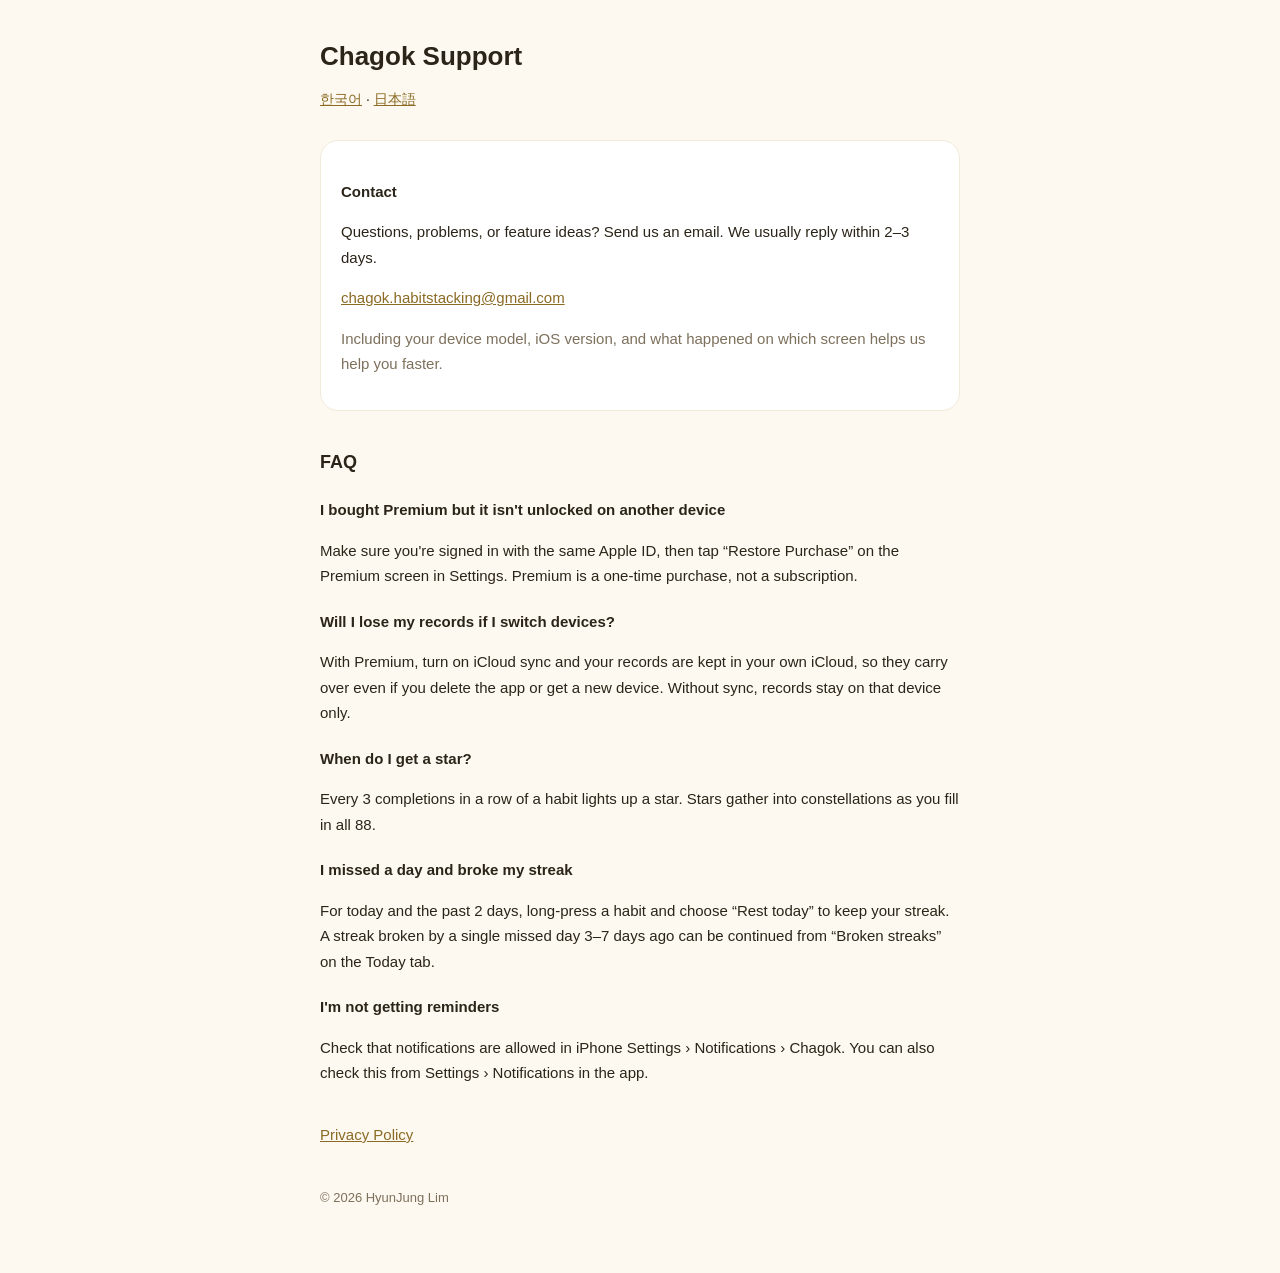
<file: en/support/index.html>
<!doctype html>
<html lang="en">
<head>
<meta charset="utf-8">
<meta name="viewport" content="width=device-width, initial-scale=1">
<title>Chagok Support</title>
<link rel="stylesheet" href="/style.css">
</head>
<body>
<main>
  <h1>Chagok Support</h1>
  <p class="lang"><a href="/support/">한국어</a> · <a href="/ja/support/">日本語</a></p>

  <div class="card">
    <h3>Contact</h3>
    <p>Questions, problems, or feature ideas? Send us an email. We usually reply within 2–3 days.</p>
    <p><a href="mailto:chagok.habitstacking@gmail.com">chagok.habitstacking@gmail.com</a></p>
    <p class="muted">Including your device model, iOS version, and what happened on which screen helps us help you faster.</p>
  </div>

  <h2>FAQ</h2>

  <h3>I bought Premium but it isn't unlocked on another device</h3>
  <p>Make sure you're signed in with the same Apple ID, then tap “Restore Purchase” on the Premium screen in Settings. Premium is a one-time purchase, not a subscription.</p>

  <h3>Will I lose my records if I switch devices?</h3>
  <p>With Premium, turn on iCloud sync and your records are kept in your own iCloud, so they carry over even if you delete the app or get a new device. Without sync, records stay on that device only.</p>

  <h3>When do I get a star?</h3>
  <p>Every 3 completions in a row of a habit lights up a star. Stars gather into constellations as you fill in all 88.</p>

  <h3>I missed a day and broke my streak</h3>
  <p>For today and the past 2 days, long-press a habit and choose “Rest today” to keep your streak. A streak broken by a single missed day 3–7 days ago can be continued from “Broken streaks” on the Today tab.</p>

  <h3>I'm not getting reminders</h3>
  <p>Check that notifications are allowed in iPhone Settings › Notifications › Chagok. You can also check this from Settings › Notifications in the app.</p>

  <p style="margin-top:36px"><a href="/en/privacy/">Privacy Policy</a></p>
  <footer>© 2026 HyunJung Lim</footer>
</main>
</body>
</html>
</file>
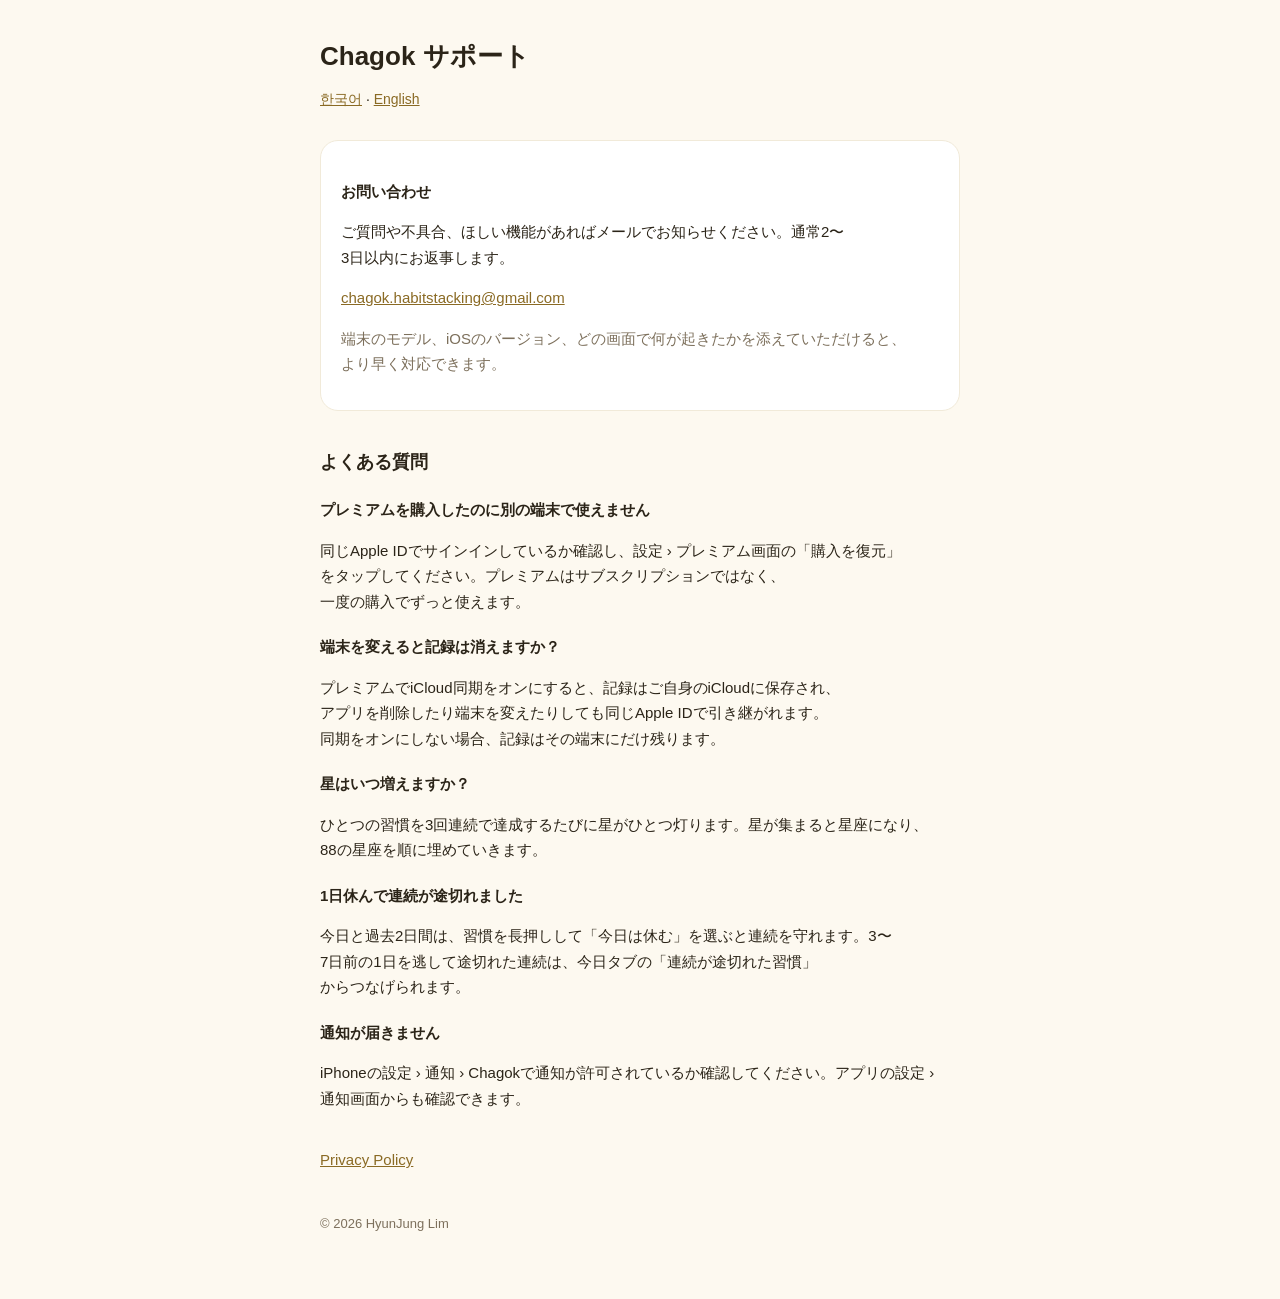
<file: ja/support/index.html>
<!doctype html>
<html lang="ja">
<head>
<meta charset="utf-8">
<meta name="viewport" content="width=device-width, initial-scale=1">
<title>Chagok サポート</title>
<link rel="stylesheet" href="/style.css">
</head>
<body>
<main>
  <h1>Chagok サポート</h1>
  <p class="lang"><a href="/support/">한국어</a> · <a href="/en/support/">English</a></p>

  <div class="card">
    <h3>お問い合わせ</h3>
    <p>ご質問や不具合、ほしい機能があればメールでお知らせください。通常2〜3日以内にお返事します。</p>
    <p><a href="mailto:chagok.habitstacking@gmail.com">chagok.habitstacking@gmail.com</a></p>
    <p class="muted">端末のモデル、iOSのバージョン、どの画面で何が起きたかを添えていただけると、より早く対応できます。</p>
  </div>

  <h2>よくある質問</h2>

  <h3>プレミアムを購入したのに別の端末で使えません</h3>
  <p>同じApple IDでサインインしているか確認し、設定 › プレミアム画面の「購入を復元」をタップしてください。プレミアムはサブスクリプションではなく、一度の購入でずっと使えます。</p>

  <h3>端末を変えると記録は消えますか？</h3>
  <p>プレミアムでiCloud同期をオンにすると、記録はご自身のiCloudに保存され、アプリを削除したり端末を変えたりしても同じApple IDで引き継がれます。同期をオンにしない場合、記録はその端末にだけ残ります。</p>

  <h3>星はいつ増えますか？</h3>
  <p>ひとつの習慣を3回連続で達成するたびに星がひとつ灯ります。星が集まると星座になり、88の星座を順に埋めていきます。</p>

  <h3>1日休んで連続が途切れました</h3>
  <p>今日と過去2日間は、習慣を長押しして「今日は休む」を選ぶと連続を守れます。3〜7日前の1日を逃して途切れた連続は、今日タブの「連続が途切れた習慣」からつなげられます。</p>

  <h3>通知が届きません</h3>
  <p>iPhoneの設定 › 通知 › Chagokで通知が許可されているか確認してください。アプリの設定 › 通知画面からも確認できます。</p>

  <p style="margin-top:36px"><a href="/en/privacy/">Privacy Policy</a></p>
  <footer>© 2026 HyunJung Lim</footer>
</main>
</body>
</html>
</file>
<file: style.css>
:root {
  --bg: #FDF9F0;
  --card: #FFFFFF;
  --text: #2B2418;
  --muted: #7D705C;
  --accent: #8A6A24;
  --butter: #FBE9BE;
  --line: #F1EAD9;
}
@media (prefers-color-scheme: dark) {
  :root {
    --bg: #17140F;
    --card: #221E17;
    --text: #F3ECDF;
    --muted: #A89C88;
    --accent: #E3B85C;
    --butter: #2C2517;
    --line: #2E2920;
  }
}
* { box-sizing: border-box; }
html { -webkit-text-size-adjust: 100%; }
body {
  margin: 0;
  background: var(--bg);
  color: var(--text);
  font-family: -apple-system, BlinkMacSystemFont, "Apple SD Gothic Neo", "Hiragino Sans", "Segoe UI", sans-serif;
  line-height: 1.7;
  word-break: keep-all;
  overflow-wrap: anywhere;
}
main { max-width: 680px; margin: 0 auto; padding: 40px 20px 64px; }
h1 { font-size: 26px; line-height: 1.3; margin: 0 0 6px; }
h2 { font-size: 18px; margin: 36px 0 8px; }
h3 { font-size: 15px; margin: 20px 0 4px; }
p, li { font-size: 15px; }
ul { padding-left: 20px; }
li { margin: 4px 0; }
a { color: var(--accent); }
.muted { color: var(--muted); }
.lang { font-size: 14px; margin-bottom: 28px; }
.card {
  background: var(--card);
  border: 1px solid var(--line);
  border-radius: 18px;
  padding: 18px 20px;
  margin: 16px 0;
}
.note { background: var(--butter); border-radius: 14px; padding: 14px 16px; }
table { width: 100%; border-collapse: collapse; font-size: 14px; }
th, td { text-align: left; vertical-align: top; padding: 8px 6px; border-bottom: 1px solid var(--line); }
th { width: 32%; color: var(--muted); font-weight: 600; }
footer { margin-top: 40px; font-size: 13px; color: var(--muted); }
</file>
